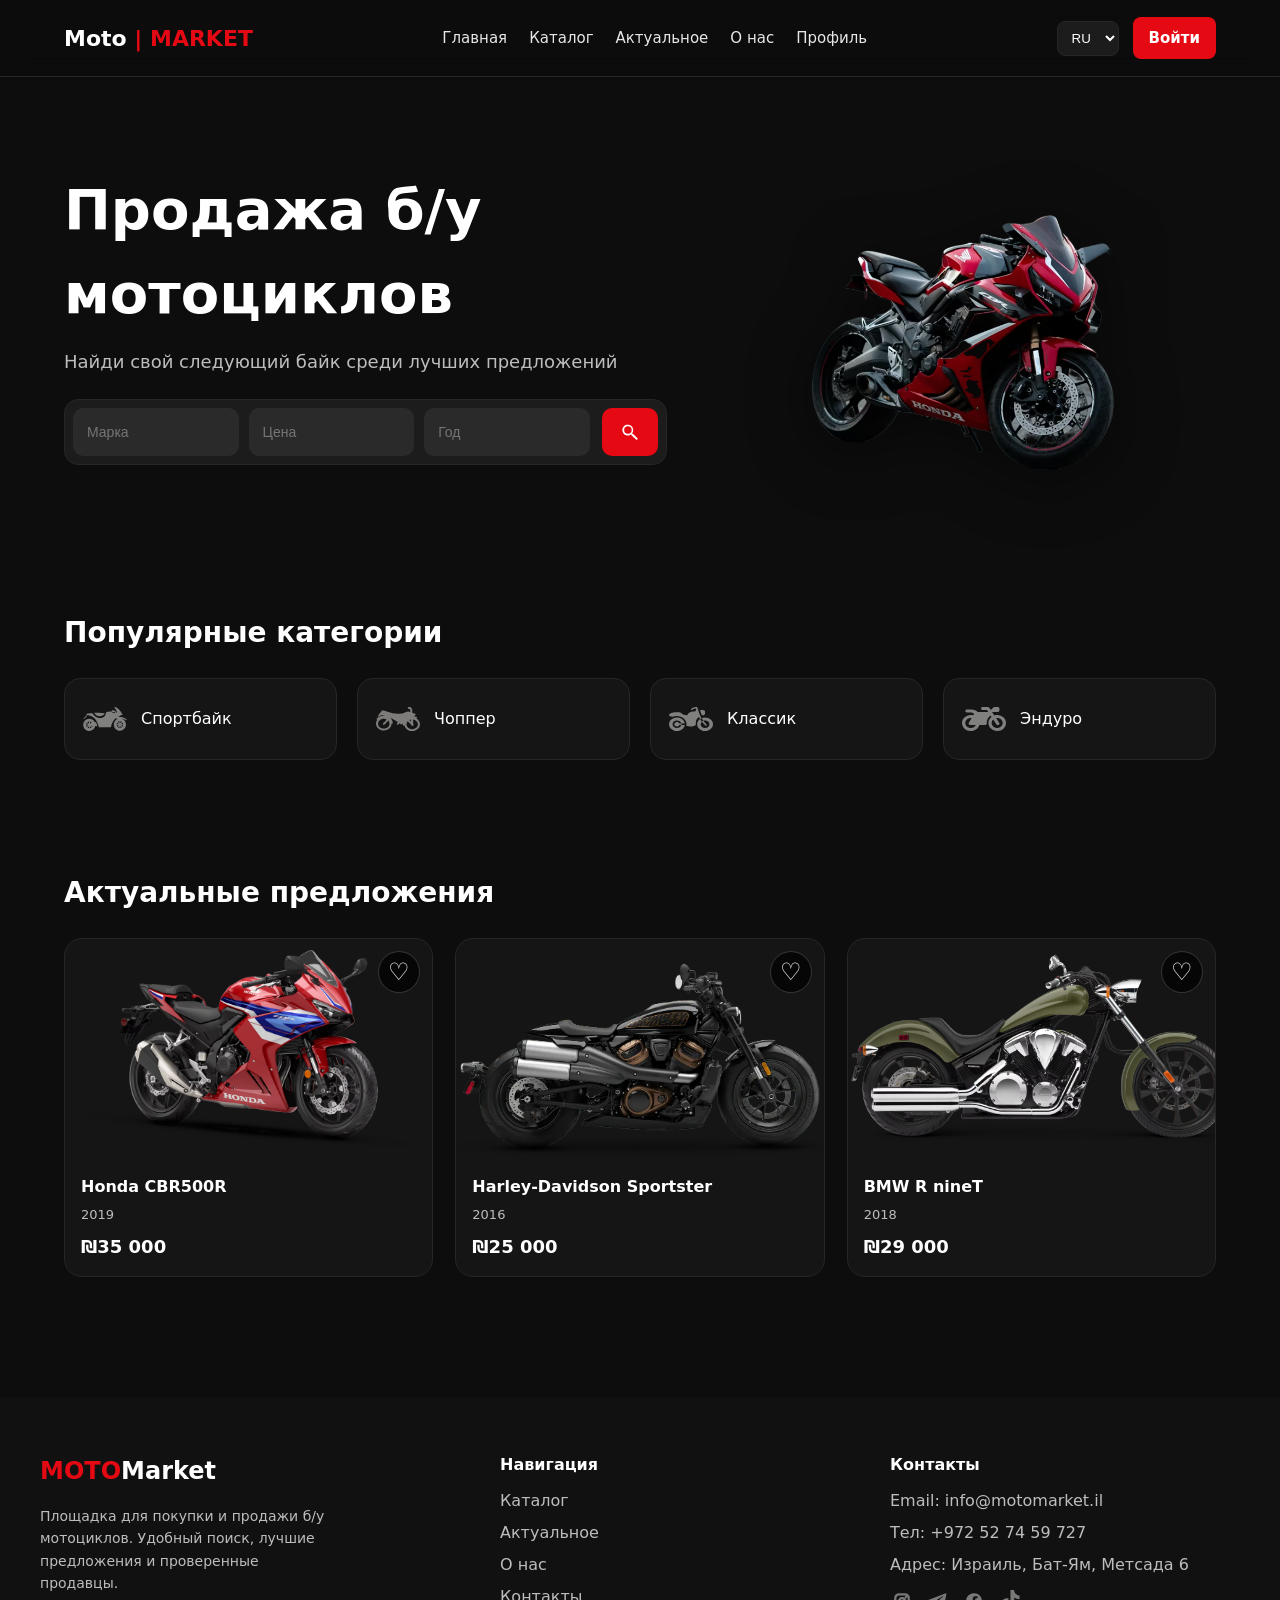
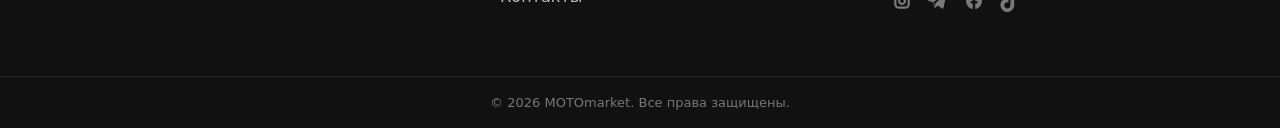
<file: index.html>
<!DOCTYPE html>
<html lang="ru" dir="ltr">
<head>
  <meta charset="UTF-8" />
  <meta name="viewport" content="width=device-width, initial-scale=1" />
  <title>Moto | Market</title>
  <link rel="stylesheet" href="css/style.css" />
</head>
<body data-page-title="page_home_title">
  <div id="navbar-container"></div>

  <!-- Hero -->
  <section class="hero">
    <div class="container hero-grid">
      <!-- Левая колонка -->
      <div class="hero-copy">
        <h1 data-i18n="hero_title">Продажа б/у мотоциклов</h1>
        <p data-i18n="hero_subtitle">Найди свой следующий байк среди лучших предложений</p>

        <form class="search" action="#">
          <div class="search-inputs">
            <input type="text" data-i18n-placeholder="search_brand" placeholder="Марка">
            <input type="text" data-i18n-placeholder="search_price" placeholder="Цена">
            <input type="text" data-i18n-placeholder="search_year" placeholder="Год">
          </div>
          <button type="submit" class="search-btn" aria-label="Искать" data-i18n-aria="search_label">
            <svg viewBox="0 0 24 24" aria-hidden="true">
              <path d="M15.5 14h-.79l-.28-.27a6.5 6.5 0 1 0-1.06 1.06l.27.28v.79L20 21.5 
              21.5 20l-6-6zm-6 0A4.5 4.5 0 1 1 14 9.5 4.5 4.5 0 0 1 9.5 14z"/>
            </svg>
          </button>
        </form>
      </div>

      <!-- Правая колонка -->
      <div class="hero-image">
        <img src="img/example.png" alt="Мотоцикл">
      </div>
    </div>
  </section>

  <!-- Categories Section -->
  <section class="section" id="catalog">
    <div class="container">
      <h2 data-i18n="categories_title">Популярные категории</h2>

      <div class="cat-grid">
        <a href="#" class="cat-card">
          <img src="img/Group.svg" alt="">
          <span data-i18n="cat_sport">Спортбайк</span>
        </a>
        <a href="#" class="cat-card">
          <img src="img/Group-1.svg" alt="">
          <span data-i18n="cat_chopper">Чоппер</span>
        </a>
        <a href="#" class="cat-card">
          <img src="img/Vector.svg" alt="">
          <span data-i18n="cat_classic">Классик</span>
        </a>
        <a href="#" class="cat-card">
          <img src="img/Vector-1.svg" alt="">
          <span data-i18n="cat_enduro">Эндуро</span>
        </a>
      </div>
    </div>
  </section>

  <!-- Trending Section -->
  <section class="section" id="trending">
    <div class="container">
      <h2 data-i18n="offers_title">Актуальные предложения</h2>

      <div class="card-grid">
        <article class="card">
          <button class="favorite-btn" type="button" aria-label="Add to favorites" data-id="honda-cbr500r-2019" data-title="Honda CBR500R" data-year="2019" data-price="₪35 000" data-image="img/honda.avif">♡</button>
          <img src="img/honda.avif" alt="Honda CBR500R">
          <div class="card-body">
            <div class="card-title" data-i18n="offer1_title">Honda CBR500R</div>
            <div class="card-meta" data-i18n="offer1_year">2019</div>
            <div class="card-price" data-i18n="offer1_price">₪35 000</div>
          </div>
        </article>

        <article class="card">
          <button class="favorite-btn" type="button" aria-label="Add to favorites" data-id="harley-sportster-2016" data-title="Harley-Davidson Sportster" data-year="2016" data-price="₪25 000" data-image="img/harley.png">♡</button>
          <img src="img/harley.png" alt="Harley-Davidson Sportster">
          <div class="card-body">
            <div class="card-title" data-i18n="offer2_title">Harley-Davidson Sportster</div>
            <div class="card-meta" data-i18n="offer2_year">2016</div>
            <div class="card-price" data-i18n="offer2_price">₪25 000</div>
          </div>
        </article>

        <article class="card">
          <button class="favorite-btn" type="button" aria-label="Add to favorites" data-id="bmw-r-ninet-2018" data-title="BMW R nineT" data-year="2018" data-price="₪29 000" data-image="img/chopper.avif">♡</button>
          <img src="img/chopper.avif" alt="BMW R nineT">
          <div class="card-body">
            <div class="card-title" data-i18n="offer3_title">BMW R nineT</div>
            <div class="card-meta" data-i18n="offer3_year">2018</div>
            <div class="card-price" data-i18n="offer3_price">₪29 000</div>
          </div>
        </article>
      </div>
    </div>
  </section>

  <!-- Footer -->
  <footer class="footer">
    <div class="container footer-grid">
      <!-- Левая колонка -->
      <div class="footer-brand">
        <h3 class="logo"><span>MOTO</span>Market</h3>
        <p data-i18n="footer_about">
          Площадка для покупки и продажи б/у мотоциклов. 
          Удобный поиск, лучшие предложения и проверенные продавцы.
        </p>
      </div>

      <!-- Средняя колонка -->
      <nav class="footer-nav">
        <h4 data-i18n="footer_nav">Навигация</h4>
        <ul>
          <li><a href="index.html#catalog" data-i18n="menu_catalog">Каталог</a></li>
          <li><a href="index.html#trending" data-i18n="menu_trending">Актуальное</a></li>
          <li><a href="about.html" data-i18n="menu_about">О нас</a></li>
          <li><a href="#" data-i18n="menu_contacts">Контакты</a></li>
        </ul>
      </nav>

      <!-- Правая колонка -->
      <div class="footer-contacts">
        <h4 data-i18n="footer_contacts">Контакты</h4>
        <ul>
          <li data-i18n="footer_email">Email: info@motomarket.il</li>
          <li data-i18n="footer_phone">Тел: +972 52 74 59 727</li>
          <li data-i18n="footer_address">Адрес: Израиль, Бат-Ям, Метсада 6</li>
        </ul>
        <div class="socials">
          <a href="https://www.instagram.com/vetal_0372/"><img src="img/instagram_svgrepo.com.svg" alt="Instagram"></a>
          <a href="https://t.me/mylife0372"><img src="img/telegram-alt_svgrepo.com.svg" alt="Telegram"></a>
          <a href="https://www.facebook.com/vetal_0372"><img src="img/facebook_svgrepo.com.svg" alt="Facebook"></a>
          <a href="https://www.tiktok.com/@vetal_0372"><img src="img/tiktok_svgrepo.com.svg" alt="TikTok"></a>
        </div>
      </div>
    </div>

    <!-- Нижняя часть футера -->
    <div class="footer-bottom">
      <div class="container">
        <p data-i18n="footer_copy">© 2025 MOTOmarket. Все права защищены.</p>
      </div>
    </div>
  </footer>

  <!-- Скрипты -->
  <script src="js/navbar.js"></script>
  <script src="js/i18n.js"></script>
  <script src="js/listings.js"></script>
</body>
</html>
</file>
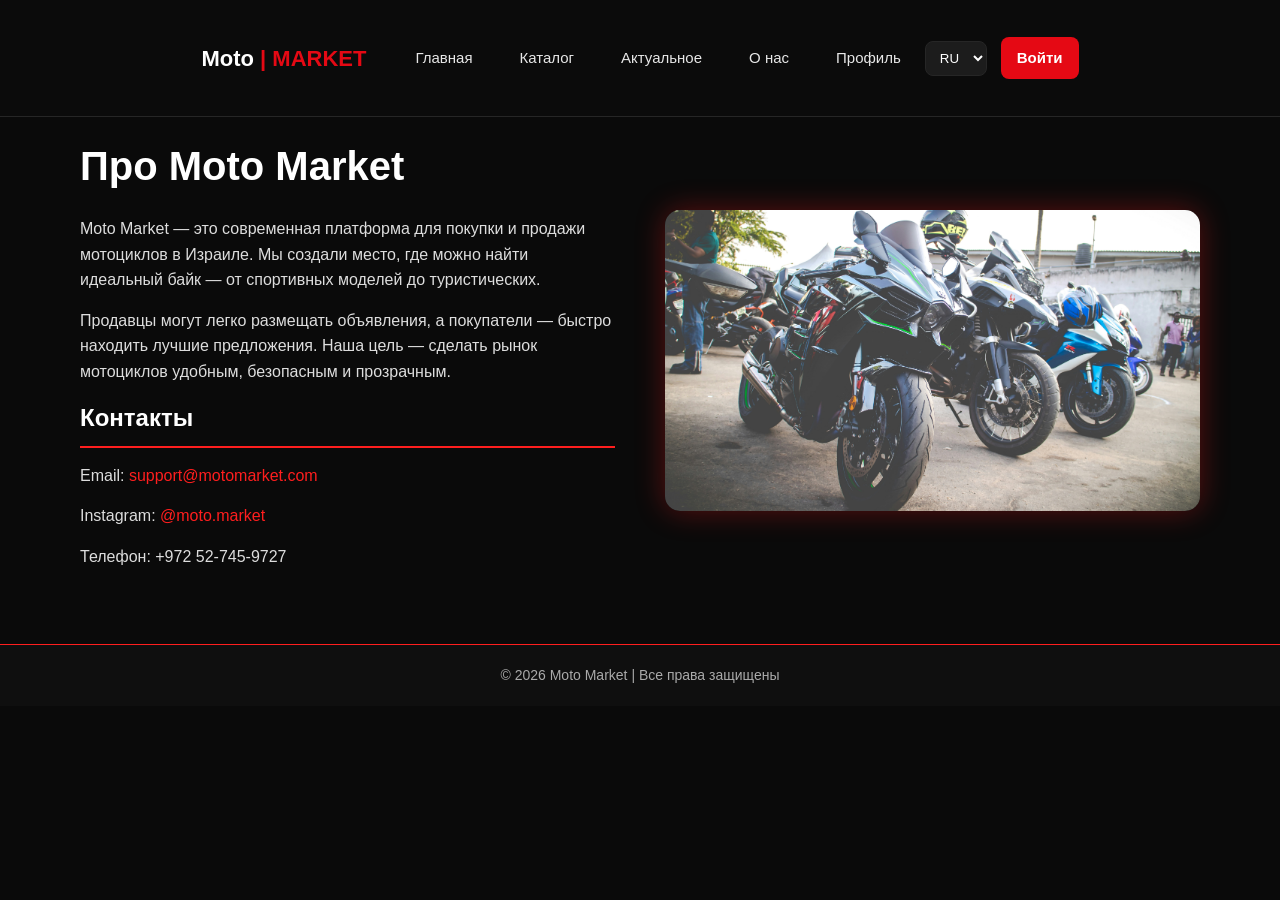
<file: about.html>
<!DOCTYPE html>
<html lang="ru" dir="ltr">
<head>
  <meta charset="UTF-8">
  <meta name="viewport" content="width=device-width, initial-scale=1.0">
  <title>О нас | Moto Market</title>
  <link rel="stylesheet" href="css/style.css">
  <link rel="stylesheet" href="css/about.css">
</head>
<body data-page-title="page_about_title">
  <div id="navbar-container"></div>

  <main class="about-section">
    <div class="content">
      <h1 data-i18n="about_title">Про Moto Market</h1>
      <p data-i18n="about_p1">
        Moto Market — це сучасна платформа для купівлі та продажу мотоциклів в Ізраїлі. Ми створили місце, де можна знайти ідеальний байк — від спортивних моделей до туристичних.
      </p>
      <p data-i18n="about_p2">
        Продавці можуть легко розміщувати свої оголошення, а покупці — швидко знаходити найкращі пропозиції. Наша мета — зробити ринок мотоциклів зручним, безпечним та прозорим.
      </p>

      <div class="contact-info">
        <h2 data-i18n="contacts_title">Контакти</h2>
        <p>Email: <a href="mailto:support@motomarket.com">support@motomarket.com</a></p>
        <p>Instagram: <a href="https://instagram.com/vetal_0372" target="_blank" rel="noreferrer">@moto.market</a></p>
        <p data-i18n="phone">Телефон: +972 52-745-9727</p>
      </div>
    </div>

    <div class="image-box">
      <img src="img/ojo-toluwashe-cFDkPKdfviA-unsplash.jpg" alt="Motorcycle">
    </div>
  </main>

  <footer class="simple-footer">
    <p data-i18n="about_footer">© 2026 Moto Market | Усі права захищені</p>
  </footer>

  <script src="js/navbar.js"></script>
  <script src="js/i18n.js"></script>
</body>
</html>
</file>
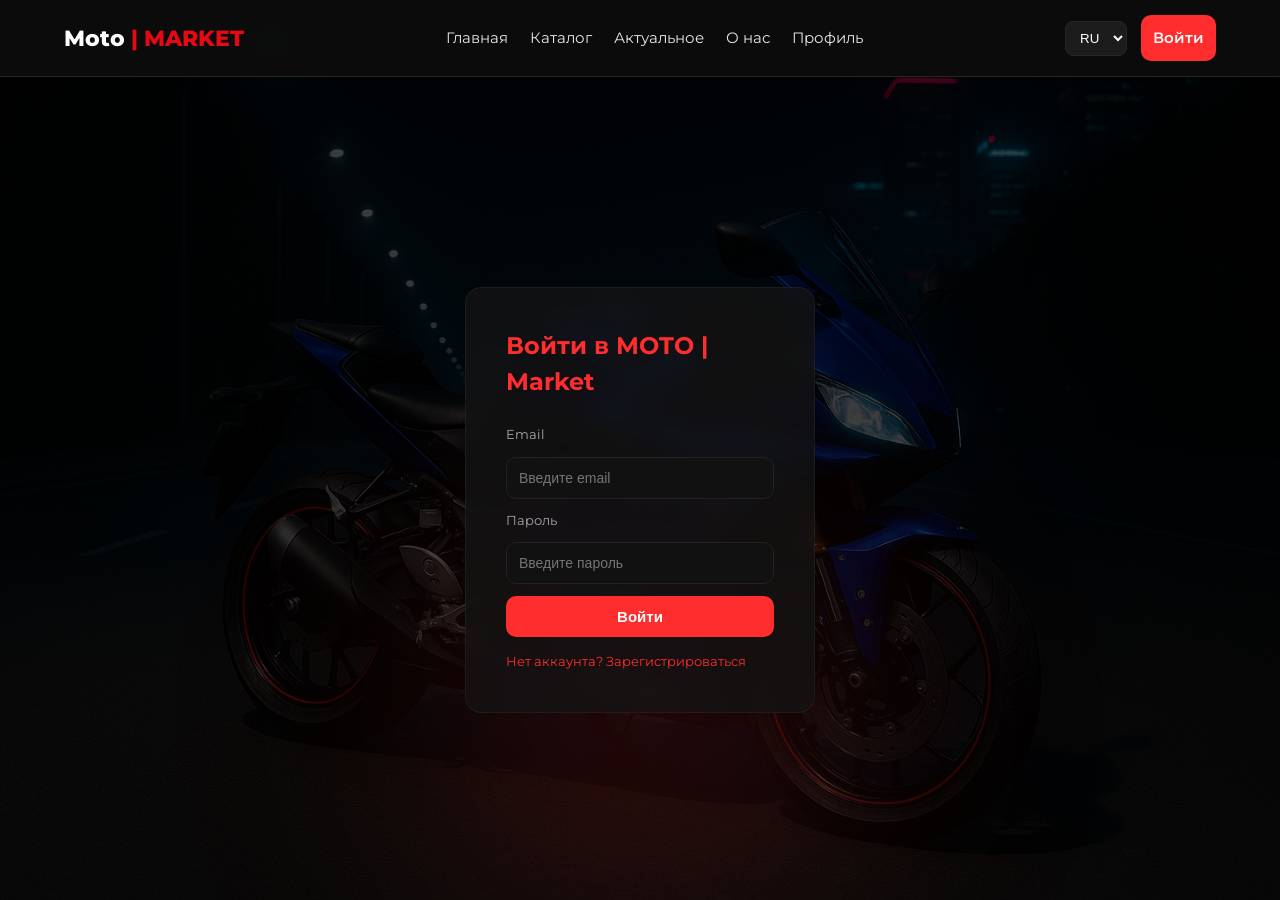
<file: login.html>
<!DOCTYPE html>
<html lang="ru" dir="ltr">
<head>
  <meta charset="UTF-8" />
  <meta name="viewport" content="width=device-width, initial-scale=1.0" />
  <title>Авторизация | MOTO Market</title>
  <link rel="stylesheet" href="css/style.css">
  <link rel="stylesheet" href="css/login.css" />
  <link href="https://fonts.googleapis.com/css2?family=Montserrat:wght@400;600;700&display=swap" rel="stylesheet">
</head>
<body data-page-title="page_login_title">
  <div id="navbar-container"></div>

  <div class="login-container">
    <h2><span data-i18n="login_title">Войти в</span> <span>MOTO | Market</span></h2>
    <form id="loginForm">
      <label for="emailInput" data-i18n="email">Email</label>
      <input type="email" id="emailInput" data-i18n-placeholder="enterEmail" placeholder="Введите email" required>

      <label for="passwordInput" data-i18n="password">Пароль</label>
      <input type="password" id="passwordInput" data-i18n-placeholder="enterPassword" placeholder="Введите пароль" required>

      <button type="submit" class="login-btn" id="loginBtn" data-i18n="login">Войти</button>
    </form>

    <p class="register-text"><span data-i18n="no_account">Нет аккаунта?</span> <a href="register.html" data-i18n="register">Зарегистрироваться</a></p>
  </div>
  <script src="js/navbar.js"></script>
  <script src="js/i18n.js"></script>
  <script src="js/auth.js"></script>
</body>
</html>
</file>
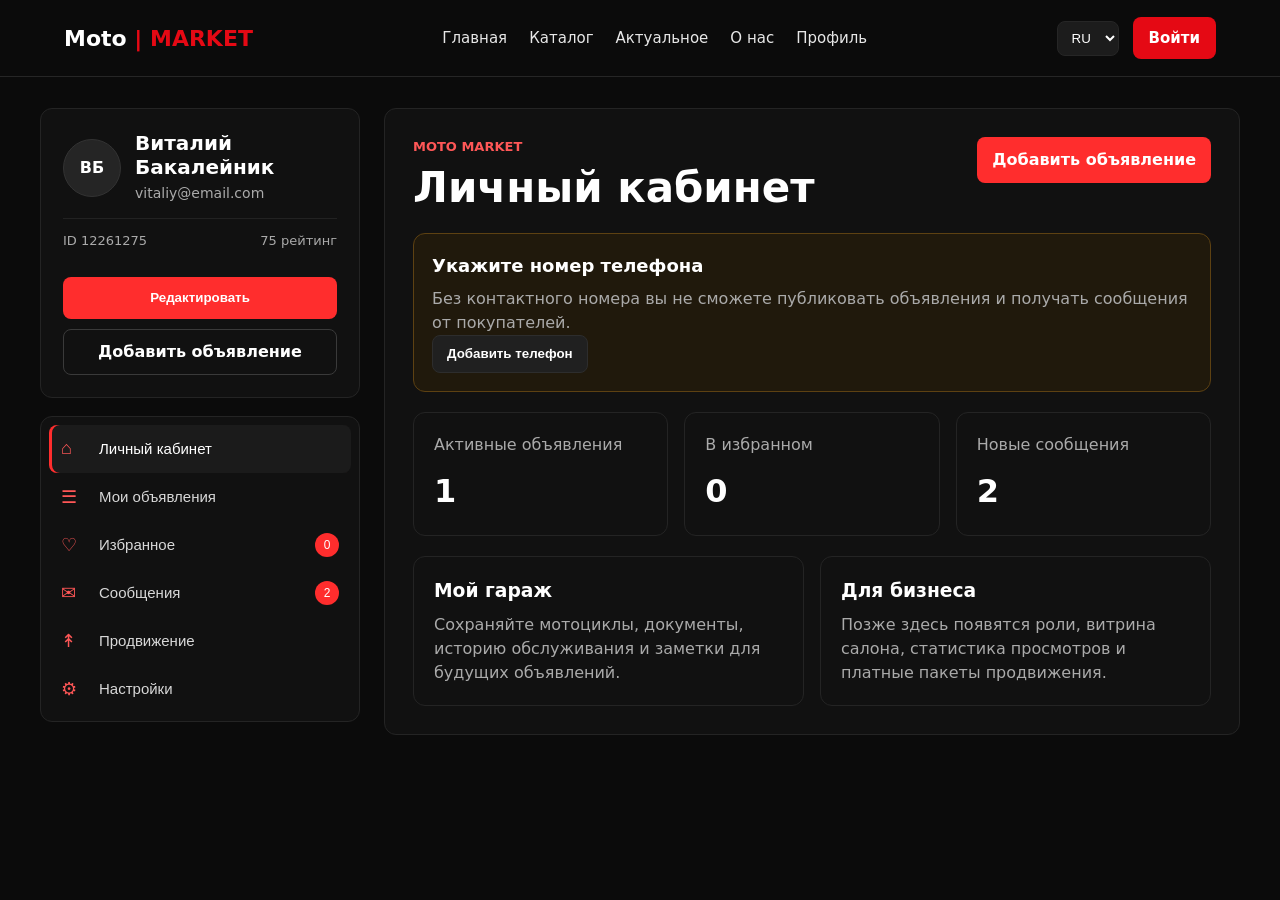
<file: profile.html>
<!DOCTYPE html>
<html lang="ru" dir="ltr">
<head>
  <meta charset="UTF-8">
  <meta name="viewport" content="width=device-width, initial-scale=1.0">
  <title>Профиль | Moto Market</title>
  <link rel="stylesheet" href="css/style.css">
  <link rel="stylesheet" href="css/profile.css">
</head>
<body data-page-title="page_profile_title">
  <div id="navbar-container"></div>

  <main class="cabinet">
    <aside class="cabinet-sidebar">
      <section class="account-card">
        <div class="account-card__top">
          <div class="avatar" id="profileAvatar">VB</div>
          <div>
            <h2 id="profileDisplayName">Виталий Бакалейник</h2>
            <p id="profileDisplayEmail">vitaliy@email.com</p>
          </div>
        </div>
        <div class="account-meta">
          <span>ID 12261275</span>
          <span data-i18n="profile_rating">75 рейтинг</span>
        </div>
        <button class="btn btn-primary" type="button" data-tab-target="edit" data-i18n="profile_edit">Редактировать</button>
        <a class="btn btn-outline" href="#new-listing" data-i18n="profile_add_listing">Добавить объявление</a>
      </section>

      <nav class="cabinet-menu" aria-label="Cabinet navigation">
        <button class="cabinet-menu__item active" type="button" data-tab-target="overview">
          <span class="menu-icon">⌂</span>
          <span data-i18n="cabinet_overview">Личный кабинет</span>
        </button>
        <button class="cabinet-menu__item" type="button" data-tab-target="listings">
          <span class="menu-icon">☰</span>
          <span data-i18n="profile_my_listings">Мои объявления</span>
        </button>
        <button class="cabinet-menu__item" type="button" data-tab-target="favorites">
          <span class="menu-icon">♡</span>
          <span data-i18n="profile_favorites">Избранное</span>
          <span class="menu-badge" id="favoritesCount">0</span>
        </button>
        <button class="cabinet-menu__item" type="button" data-tab-target="messages">
          <span class="menu-icon">✉</span>
          <span data-i18n="profile_messages">Сообщения</span>
          <span class="menu-badge">2</span>
        </button>
        <button class="cabinet-menu__item" type="button" data-tab-target="subscriptions">
          <span class="menu-icon">↟</span>
          <span data-i18n="cabinet_subscriptions">Продвижение</span>
        </button>
        <button class="cabinet-menu__item" type="button" data-tab-target="settings">
          <span class="menu-icon">⚙</span>
          <span data-i18n="profile_settings">Настройки</span>
        </button>
      </nav>
    </aside>

    <section class="cabinet-content">
      <section class="cabinet-panel active" data-tab-panel="overview">
        <div class="panel-heading">
          <div>
            <p class="eyebrow" data-i18n="cabinet_eyebrow">Moto Market</p>
            <h1 data-i18n="cabinet_title">Личный кабинет</h1>
          </div>
          <a class="btn btn-primary compact" href="#new-listing" data-i18n="profile_add_listing">Добавить объявление</a>
        </div>

        <div class="notice warning">
          <strong data-i18n="notice_phone_title">Укажите номер телефона</strong>
          <p data-i18n="notice_phone_body">Без контактного номера вы не сможете публиковать объявления и получать сообщения от покупателей.</p>
          <button class="btn btn-secondary compact" type="button" data-tab-target="edit" data-i18n="notice_phone_action">Добавить телефон</button>
        </div>

        <div class="stats-grid">
          <article class="stat-card">
            <span data-i18n="stat_active">Активные объявления</span>
            <strong>1</strong>
          </article>
          <article class="stat-card">
            <span data-i18n="stat_favorites">В избранном</span>
            <strong id="favoritesStat">0</strong>
          </article>
          <article class="stat-card">
            <span data-i18n="stat_messages">Новые сообщения</span>
            <strong>2</strong>
          </article>
        </div>

        <div class="dashboard-grid">
          <article class="feature-card">
            <h3 data-i18n="garage_title">Мой гараж</h3>
            <p data-i18n="garage_body">Сохраняйте мотоциклы, документы, историю обслуживания и заметки для будущих объявлений.</p>
          </article>
          <article class="feature-card">
            <h3 data-i18n="business_title">Для бизнеса</h3>
            <p data-i18n="business_body">Позже здесь появятся роли, витрина салона, статистика просмотров и платные пакеты продвижения.</p>
          </article>
        </div>
      </section>

      <section class="cabinet-panel" data-tab-panel="edit">
        <div class="panel-heading">
          <div>
            <p class="eyebrow" data-i18n="profile_edit">Редактировать</p>
            <h1 data-i18n="edit_profile_title">Данные профиля</h1>
          </div>
        </div>

        <form class="profile-form" id="profileForm">
          <label>
            <span data-i18n="first_name">Имя</span>
            <input id="firstName" type="text" placeholder="Виталий" data-i18n-placeholder="first_name">
          </label>
          <label>
            <span data-i18n="last_name">Фамилия</span>
            <input id="lastName" type="text" placeholder="Бакалейник" data-i18n-placeholder="last_name">
          </label>
          <label>
            <span data-i18n="email">Email</span>
            <input id="profileEmail" type="email" placeholder="vitaliy@email.com" data-i18n-placeholder="email">
          </label>
          <label>
            <span data-i18n="primary_phone">Основной телефон</span>
            <input id="primaryPhone" type="tel" placeholder="+972 52 745 9727" data-i18n-placeholder="primary_phone">
          </label>
          <label>
            <span data-i18n="secondary_phone">Дополнительный телефон</span>
            <input id="secondaryPhone" type="tel" placeholder="+972 ..." data-i18n-placeholder="secondary_phone">
          </label>
          <label>
            <span data-i18n="city">Город</span>
            <input id="city" type="text" placeholder="Bat Yam" data-i18n-placeholder="city">
          </label>
          <label>
            <span data-i18n="birth_date">Дата рождения</span>
            <input id="birthDate" type="date">
          </label>
          <label class="full">
            <span data-i18n="profile_about_me">О себе</span>
            <textarea id="aboutMe" rows="4" placeholder="Расскажите немного о себе" data-i18n-placeholder="profile_about_me"></textarea>
          </label>
          <button class="btn btn-primary form-action" type="submit" data-i18n="save_changes">Сохранить</button>
          <p class="form-status" id="profileFormStatus"></p>
        </form>
      </section>

      <section class="cabinet-panel" data-tab-panel="listings">
        <div class="panel-heading">
          <div>
            <p class="eyebrow" data-i18n="profile_my_listings">Мои объявления</p>
            <h1 data-i18n="listing_management_title">Управление объявлениями</h1>
          </div>
        </div>

        <article class="listing-row">
          <img src="img/thumb_1468043_dc_car_gallery_big.jpeg" alt="Yamaha R3 2025">
          <div>
            <h3 data-i18n="profile_listing_title">Yamaha R3 2025</h3>
            <p data-i18n="listing_status_draft">Черновик: добавьте телефон, фото и описание перед публикацией.</p>
            <strong data-i18n="profile_listing_price">22,000 ILS</strong>
          </div>
          <div class="listing-actions">
            <button class="btn btn-secondary compact" type="button" data-i18n="profile_edit">Редактировать</button>
            <button class="btn btn-outline compact" type="button" data-i18n="promote_listing">Продвинуть</button>
          </div>
        </article>

        <div class="new-listing" id="new-listing">
          <h3 data-i18n="new_listing_title">Быстрое добавление объявления</h3>
          <p data-i18n="new_listing_body">На следующем этапе добавим полноценную форму: марка, модель, год, пробег, цена, город, фото и описание.</p>
        </div>
      </section>

      <section class="cabinet-panel" data-tab-panel="favorites">
        <div class="panel-heading">
          <div>
            <p class="eyebrow" data-i18n="profile_favorites">Избранное</p>
            <h1 data-i18n="favorites_title">Понравившиеся объявления</h1>
          </div>
        </div>
        <div class="favorites-list" id="favoritesList"></div>
      </section>

      <section class="cabinet-panel" data-tab-panel="messages">
        <div class="panel-heading">
          <div>
            <p class="eyebrow" data-i18n="profile_messages">Сообщения</p>
            <h1 data-i18n="messages_title">Чаты с пользователями и администрацией</h1>
          </div>
        </div>

        <div class="message-list">
          <article class="message-card unread">
            <div>
              <h3 data-i18n="admin_chat_title">Администрация Moto Market</h3>
              <p data-i18n="admin_chat_body">Пожалуйста, добавьте номер телефона, чтобы открыть публикацию объявлений.</p>
            </div>
            <span data-i18n="message_today">Сегодня</span>
          </article>
          <article class="message-card">
            <div>
              <h3 data-i18n="buyer_chat_title">Покупатель: Honda CBR500R</h3>
              <p data-i18n="buyer_chat_body">Здравствуйте, мотоцикл еще актуален?</p>
            </div>
            <span data-i18n="message_yesterday">Вчера</span>
          </article>
        </div>
      </section>

      <section class="cabinet-panel" data-tab-panel="subscriptions">
        <div class="panel-heading">
          <div>
            <p class="eyebrow" data-i18n="cabinet_subscriptions">Продвижение</p>
            <h1 data-i18n="subscriptions_title">Пакеты для большего охвата</h1>
          </div>
        </div>

        <div class="plans-grid">
          <article class="plan-card">
            <h3 data-i18n="plan_start_title">Start</h3>
            <strong>₪49 / <span data-i18n="month">месяц</span></strong>
            <p data-i18n="plan_start_body">Поднятие объявления в поиске на 3 дня и базовая статистика просмотров.</p>
            <button class="btn btn-outline" type="button" data-i18n="choose_plan">Выбрать</button>
          </article>
          <article class="plan-card featured">
            <h3 data-i18n="plan_pro_title">Pro</h3>
            <strong>₪99 / <span data-i18n="month">месяц</span></strong>
            <p data-i18n="plan_pro_body">Топ-размещение, выделение карточки и недельный буст для одного объявления.</p>
            <button class="btn btn-primary" type="button" data-i18n="choose_plan">Выбрать</button>
          </article>
          <article class="plan-card">
            <h3 data-i18n="plan_business_title">Business</h3>
            <strong>₪249 / <span data-i18n="month">месяц</span></strong>
            <p data-i18n="plan_business_body">Для салонов: несколько объявлений, витрина бизнеса и приоритетная поддержка.</p>
            <button class="btn btn-outline" type="button" data-i18n="choose_plan">Выбрать</button>
          </article>
        </div>
      </section>

      <section class="cabinet-panel" data-tab-panel="settings">
        <div class="panel-heading">
          <div>
            <p class="eyebrow" data-i18n="profile_settings">Настройки</p>
            <h1 data-i18n="settings_title">Приватность и уведомления</h1>
          </div>
        </div>

        <form class="settings-list" id="settingsForm">
          <label class="toggle-row">
            <span>
              <strong data-i18n="setting_show_phone">Показывать телефон в объявлениях</strong>
              <small data-i18n="setting_show_phone_body">Покупатели смогут звонить напрямую.</small>
            </span>
            <input type="checkbox" id="showPhone" checked>
          </label>
          <label class="toggle-row">
            <span>
              <strong data-i18n="setting_messages">Получать сообщения от покупателей</strong>
              <small data-i18n="setting_messages_body">Чаты будут доступны в кабинете.</small>
            </span>
            <input type="checkbox" id="allowMessages" checked>
          </label>
          <label class="toggle-row">
            <span>
              <strong data-i18n="setting_email">Email-уведомления</strong>
              <small data-i18n="setting_email_body">Новости, ответы и статус объявлений.</small>
            </span>
            <input type="checkbox" id="emailNotifications" checked>
          </label>
          <label class="toggle-row">
            <span>
              <strong data-i18n="setting_business">Бизнес-аккаунт</strong>
              <small data-i18n="setting_business_body">Подходит салонам, сервисам и дилерам.</small>
            </span>
            <input type="checkbox" id="businessAccount">
          </label>
          <button class="btn btn-primary form-action" type="submit" data-i18n="save_settings">Сохранить настройки</button>
          <p class="form-status" id="settingsStatus"></p>
        </form>
      </section>
    </section>
  </main>

  <script src="js/navbar.js"></script>
  <script src="js/i18n.js"></script>
  <script src="js/profile.js"></script>
</body>
</html>
</file>
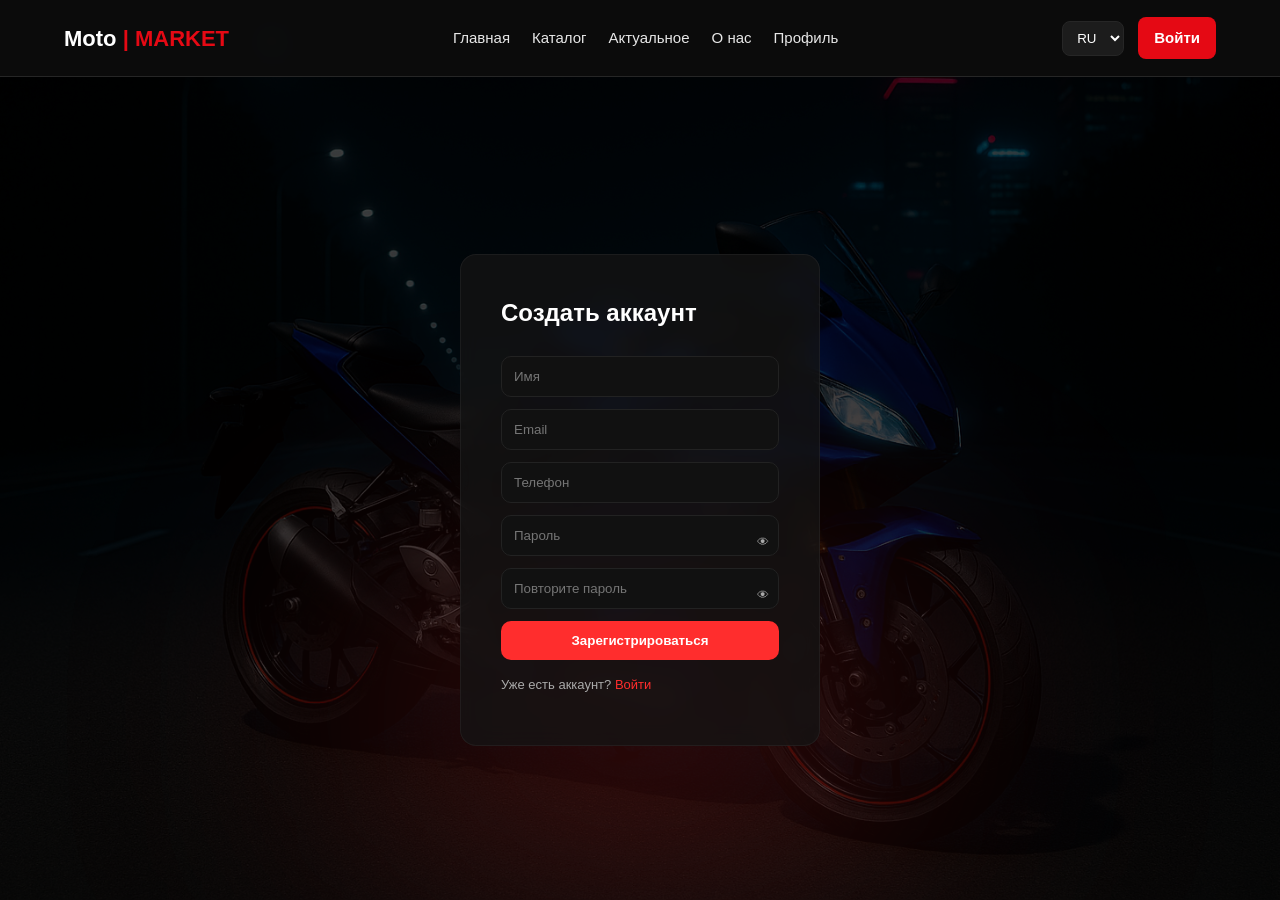
<file: register.html>
<!DOCTYPE html>
<html lang="ru" dir="ltr">
<head>
  <meta charset="UTF-8">
  <meta name="viewport" content="width=device-width, initial-scale=1.0">
  <title>Регистрация | MOTO Market</title>
  <link rel="stylesheet" href="css/style.css">
  <link rel="stylesheet" href="css/register.css">
</head>
<body data-page-title="page_register_title">
  <div id="navbar-container"></div>

  <main class="container auth-card">
    <h2 data-i18n="create_account">Создать аккаунт</h2>

    <form id="registerForm">
      <input type="text" id="username" data-i18n-placeholder="name" placeholder="Имя">
      <input type="email" id="email" data-i18n-placeholder="email" placeholder="Email">
      <input type="text" id="phone" data-i18n-placeholder="phone_placeholder" placeholder="Телефон">

      <div class="password-wrapper">
        <input type="password" id="password" data-i18n-placeholder="password" placeholder="Пароль">
        <button type="button" class="toggle-password" data-target="password" aria-label="Toggle password">👁</button>
      </div>

      <div class="password-wrapper">
        <input type="password" id="confirmPassword" data-i18n-placeholder="confirm_password" placeholder="Повторите пароль">
        <button type="button" class="toggle-password" data-target="confirmPassword" aria-label="Toggle password">👁</button>
      </div>

      <button id="registerBtn" type="submit" data-i18n="register">
        Зарегистрироваться
      </button>
    </form>

    <p class="login-link">
      <span data-i18n="have_account">Уже есть аккаунт?</span>
      <a href="login.html" data-i18n="login">Войти</a>
    </p>

    <p id="errorMsg"></p>
  </main>

  <script src="js/navbar.js"></script>
  <script src="js/i18n.js"></script>
  <script src="js/register.js"></script>
</body>
</html>
</file>
<file: css/style.css>
/* ===== БАЗА И КОНТЕЙНЕР ===== */
:root{
  --bg:#0d0d0d;
  --panel:#151515;
  --panel-2:#1c1c1c;
  --text:#ffffff;
  --muted:#bdbdbd;
  --stroke:#262626;
  --red:#e50914;
  --red-hover:#b00710;
  --radius-lg:16px;
  --radius-sm:10px;
}

*{box-sizing:border-box;margin:0;padding:0}
body{background:var(--bg);color:var(--text);font-family:system-ui,-apple-system,Segoe UI,Roboto,Inter,Arial,sans-serif;line-height:1.5;padding-top:76px}
.container{max-width:1200px;margin:0 auto;padding:0 24px}

/* ===== ХЕДЕР (если нужно) ===== */
.header{position:sticky;top:0;z-index:10;background:var(--bg);border-bottom:1px solid var(--stroke)}
.header .container{display:flex;align-items:center;justify-content:space-between;height:64px}
.nav{display:flex;gap:24px}
.nav a{color:var(--text);text-decoration:none;opacity:.9;transition:.2s}
.nav a:hover{opacity:1;color:var(--red)}
.user-actions{display:flex;align-items:center;gap:16px}
.fav{color:var(--text);text-decoration:none;font-size:16px;opacity:.9;transition:.2s}
.fav:hover{opacity:1;color:var(--red)}
.lang-switcher{background:var(--panel-2);color:var(--text);border:1px solid var(--stroke);border-radius:8px;padding:6px;cursor:pointer;transition:.2s}
.lang-switcher:hover{border-color:var(--red)}
.login-btn{background:var(--red);color:#fff;padding:10px 16px;font-size:15px;font-weight:600;border:none;border-radius:8px;cursor:pointer;transition:.2s}
.login-btn:hover{background:var(--red-hover) }
a, a:visited, a:hover, a:active {
  text-decoration: none;
}


/* ===== HERO ===== */
.hero{padding:72px 0}
.hero-grid{
  display:grid;
  grid-template-columns: 1.1fr 0.9fr; /* текст чуть шире */
  align-items:center;
  gap:56px;
}
.hero-copy h1{font-size:56px;font-weight:800;margin-bottom:12px}
.hero-copy p{font-size:18px;color:var(--muted);margin-bottom:24px}

/* Форма-капсула */
.search{
  display:grid;
  grid-template-columns: 1fr auto;      /* поля | кнопка */
  align-items:center;
  gap:12px;
  background:var(--panel-2);
  border:1px solid var(--stroke);
  border-radius:14px;
  padding:8px;
  max-width:640px;
}
.search-inputs{
  display:grid;
  grid-template-columns: repeat(3, 1fr);
  gap:10px;
}
.search-inputs input{
  height:48px;
  width:100%;
  padding:0 14px;
  border:none;
  outline:none;
  border-radius:10px;
  background:#2a2a2a;
  color:#fff;
  font-size:14px;
}
.search-btn{
  height:48px;
  min-width:56px;
  padding:0 18px;
  display:inline-flex;align-items:center;justify-content:center;
  border:none;border-radius:10px;cursor:pointer;
  background:var(--red);transition:.2s;
}
.search-btn:hover{background:var(--red-hover)}
.search-btn svg{width:20px;height:20px;fill:#fff}

/* Картинка справа — компактная, без фона */
.hero-image{display:flex;justify-content:center}
.hero-image img{
  width:520px;max-width:100%;height:auto;object-fit:contain;
  filter: drop-shadow(0 10px 30px rgba(0,0,0,.5));
  user-select:none;pointer-events:none;
}

/* ===== КАТЕГОРИИ ===== */
.section{padding:56px 0}
.section h2{font-size:28px;font-weight:800;margin-bottom:24px}
.cat-grid{
  display:grid;
  grid-template-columns: repeat(4, minmax(0,1fr));
  gap:20px;
}
.cat-card{
  display:flex;align-items:center;gap:14px;
  background:var(--panel);
  border:1px solid var(--stroke);
  border-radius:var(--radius-lg);
  padding:18px;
  text-decoration:none;color:var(--text);
  transition:.2s;
}
.cat-card:hover{border-color:var(--red);transform:translateY(-2px)}
.cat-card img{width:44px;height:44px;opacity:.85}

/* ===== КАРТОЧКИ ТОВАРОВ ===== */
.card-grid{
  display:grid;
  grid-template-columns: repeat(3, minmax(0,1fr));
  gap:22px;
}
.card{
  position: relative;
  background:var(--panel);
  border:1px solid var(--stroke);
  border-radius:18px;
  overflow:hidden;
  transition:.2s;
}
.card:hover{transform:translateY(-3px);border-color:var(--red)}
.card img{width:100%;height:220px;object-fit:cover;display:block}
.card-body{padding:16px}
.card-title{font-weight:700;margin-bottom:6px}
.card-meta{font-size:13px;color:var(--muted);margin-bottom:8px}
.card-price{font-size:18px;font-weight:800}

.favorite-btn {
  position: absolute;
  top: 12px;
  right: 12px;
  width: 42px;
  height: 42px;
  display: grid;
  place-items: center;
  z-index: 2;
  border: 1px solid rgba(255,255,255,0.18);
  border-radius: 50%;
  background: rgba(0,0,0,0.68);
  color: #fff;
  font-size: 24px;
  line-height: 1;
  cursor: pointer;
  transition: background 0.2s, color 0.2s, border-color 0.2s;
}

.favorite-btn:hover,
.favorite-btn.active {
  background: #ff2d2d;
  border-color: #ff2d2d;
  color: #fff;
}

body.rtl .favorite-btn {
  right: auto;
  left: 12px;
}

/* ===== АДАПТИВ ===== */
@media (max-width: 1024px){
  .hero-grid{grid-template-columns:1fr;gap:32px}
  .hero-copy h1{font-size:44px}
  .hero-image img{width:480px}
  .card-grid{grid-template-columns: repeat(2, minmax(0,1fr))}
}
@media (max-width: 768px){
  .search{max-width:100%}
  .search-inputs{grid-template-columns: repeat(2, 1fr)}
  .cat-grid{grid-template-columns: repeat(2, minmax(0,1fr))}
}
@media (max-width: 520px){
  .hero-copy h1{font-size:34px}
  .search-inputs{grid-template-columns:1fr}
  .card-grid, .cat-grid{grid-template-columns:1fr}
}
@media (max-width: 400px){
  .hero-copy h1{font-size:28px}
  .header .container{padding:0 12px}
  .nav{gap:12px}
  .login-btn{padding:8px 10px;font-size:14px}
}

/* ===== FOOTER ===== */
.footer {
  background: #111;
  color: var(--muted);
  margin-top: 64px;
}

.footer-grid {
  display: grid;
  grid-template-columns: 1.2fr 1fr 1fr;
  gap: 40px;
  padding: 56px 0;
}

.footer h3.logo {
  font-size: 24px;
  font-weight: 800;
  color: #fff;
  margin-bottom: 16px;
}
.footer h3.logo span { color: var(--red); }

.footer-brand p {
  font-size: 14px;
  color: var(--muted);
  line-height: 1.6;
  max-width: 300px;
}

.footer-nav h4,
.footer-contacts h4 {
  font-size: 16px;
  font-weight: 700;
  color: #fff;
  margin-bottom: 12px;
}

.footer-nav ul,
.footer-contacts ul {
  list-style: none;
  padding: 0;
  margin: 0;
}
.footer-nav li,
.footer-contacts li {
  margin-bottom: 8px;
}
.footer-nav a,
.footer-contacts a {
  color: var(--muted);
  text-decoration: none;
  transition: .2s;
}
.footer-nav a:hover,
.footer-contacts a:hover {
  color: var(--red);
}

.socials {
  display: flex;
  gap: 12px;
  margin-top: 12px;
}
.socials img {
  width: 24px; height: 24px;
  opacity: 0.8;
  transition: .2s;
}
.socials img:hover { opacity: 1; }

.footer-bottom {
  border-top: 1px solid var(--stroke);
  padding: 16px 0;
  font-size: 13px;
  text-align: center;
  color: #777;
}

/* адаптив */
@media (max-width: 900px) {
  .footer-grid {
    grid-template-columns: 1fr 1fr;
  }
}

/* ===== SHARED NAVBAR ===== */
#navbar-container {
  position: fixed;
  inset: 0 0 auto 0;
  z-index: 1000;
}

.site-header {
  background: rgba(13, 13, 13, 0.92);
  border-bottom: 1px solid var(--stroke);
  backdrop-filter: blur(12px);
}

.site-header__inner {
  max-width: 1200px;
  min-height: 76px;
  margin: 0 auto;
  padding: 0 24px;
  display: flex;
  align-items: center;
  justify-content: space-between;
  gap: 24px;
}

.site-logo {
  color: var(--text);
  font-size: 22px;
  font-weight: 800;
  text-decoration: none;
  white-space: nowrap;
}

.site-logo .accent {
  color: var(--red);
}

.site-nav,
.site-actions {
  display: flex;
  align-items: center;
}

.site-nav {
  gap: 22px;
}

.site-actions {
  gap: 14px;
}

.site-nav a {
  color: var(--text);
  font-size: 15px;
  opacity: 0.9;
  text-decoration: none;
  transition: color 0.2s, opacity 0.2s;
}

.site-nav a:hover {
  color: var(--red);
  opacity: 1;
}

.lang-switcher {
  background: var(--panel-2);
  color: var(--text);
  border: 1px solid var(--stroke);
  border-radius: 8px;
  padding: 8px 10px;
  cursor: pointer;
}

.login-btn {
  display: inline-flex;
  align-items: center;
  justify-content: center;
  min-height: 40px;
  background: var(--red);
  color: #fff;
  padding: 10px 16px;
  font-size: 15px;
  font-weight: 600;
  border: none;
  border-radius: 8px;
  cursor: pointer;
  transition: background 0.2s;
}

.login-btn:hover {
  background: var(--red-hover);
}

body.rtl .site-header__inner,
body.rtl .site-nav,
body.rtl .site-actions {
  flex-direction: row-reverse;
}

body.rtl .search {
  direction: rtl;
}

body.rtl input {
  text-align: right;
}

@media (max-width: 820px) {
  body {
    padding-top: 132px;
  }

  .site-header__inner {
    min-height: 132px;
    flex-wrap: wrap;
    justify-content: center;
    gap: 12px 18px;
    padding: 14px 18px;
  }

  .site-nav {
    order: 3;
    width: 100%;
    justify-content: center;
    gap: 14px;
    flex-wrap: wrap;
  }
}

@media (max-width: 460px) {
  body {
    padding-top: 170px;
  }

  .site-header__inner {
    min-height: 170px;
  }

  .site-actions {
    width: 100%;
    justify-content: center;
  }
}
@media (max-width: 600px) {
  .footer-grid {
    grid-template-columns: 1fr;
    gap: 24px;
    text-align: center;
  }
  .footer-brand p { margin: 0 auto; }
  .socials { justify-content: center; }
}
@media (max-width: 520px){
  .hero-copy h1{font-size:34px}
  .search-inputs{grid-template-columns:1fr}
  .card-grid, .cat-grid{grid-template-columns:1fr}
}

/* ================= RTL SUPPORT ================= */

/* Когда сайт на иврите */
body.rtl {
  direction: rtl;
  text-align: right;
  font-family: "Arial", "Heebo", sans-serif; /* шрифт с поддержкой иврита */
}

/* Хедер */
body.rtl .header .container {
  flex-direction: row-reverse;
}

body.rtl .nav {
  display: flex;
  gap: 1rem;
  justify-content: flex-end;
}

body.rtl .user-actions {
  flex-direction: row-reverse;
  gap: 1rem;
}

/* Hero секция */
body.rtl .hero-grid {
  display: grid;
  grid-template-columns: 1fr 1fr;
  direction: rtl;
}

body.rtl .hero-copy {
  text-align: right;
}

body.rtl .hero-image {
  order: -1; /* ставим картинку слева, текст справа */
}

/* Категории */
body.rtl .cat-grid {
  direction: rtl;
  text-align: center;
}

body.rtl .cat-card span {
  display: block;
}

/* Карточки товаров */
body.rtl .card-grid {
  direction: rtl;
}

body.rtl .card-body {
  text-align: right;
}

/* Футер */
body.rtl .footer-grid {
  display: grid;
  grid-template-columns: 1fr 1fr 1fr;
  direction: rtl;
}

body.rtl .footer-nav ul,
body.rtl .footer-contacts ul {
  padding: 0;
  list-style: none;
  text-align: right;
}

body.rtl .footer-nav h4,
body.rtl .footer-contacts h4,
body.rtl .footer-brand h3,
body.rtl .footer-brand p {
  text-align: right;
}

/* Нижняя строка футера */
body.rtl .footer-bottom {
  text-align: right;
}
/* Адаптив для RTL */
@media (max-width: 900px) {
  body.rtl .footer-grid {
    grid-template-columns: 1fr 1fr;
  }
}
@media (max-width: 600px) {
  body.rtl .footer-grid {
    grid-template-columns: 1fr;
    gap: 24px;
    text-align: center;
  }
  body.rtl .footer-brand p { margin: 0 auto; }
  body.rtl .socials { justify-content: center; }
}

/* Планшеты вертикально */
@media (max-width: 768px) {
  body.rtl .hero-grid {
    grid-template-columns: 1fr;
    text-align: center;
  }
  body.rtl .hero-image {
    order: 0; /* картинка сверху, текст снизу */
    margin-bottom: 24px;
  }
}
@media (max-width: 520px) {
  body.rtl .hero-copy h1 { font-size: 34px; }
  body.rtl .search-inputs { grid-template-columns: 1fr; }
  body.rtl .card-grid, body.rtl .cat-grid { grid-template-columns: 1fr; }
} 
/* ===== NAVBAR ===== */

.navbar {
  position: fixed;
  top: 0;
  left: 0;
  width: 100%;

  display: flex;
  justify-content: space-between;
  align-items: center;

  padding: 20px 60px;

  background: rgba(0, 0, 0, 0.65);
  backdrop-filter: blur(10px);

  border-bottom: 1px solid rgba(255, 0, 0, 0.25);

  z-index: 999;
  box-sizing: border-box;
}

/* LOGO */

.logo a {
  color: #ff2b2b;
  font-size: 32px;
  font-weight: 700;
  text-decoration: none;

  text-shadow:
    0 0 10px rgba(255, 0, 0, 0.7),
    0 0 20px rgba(255, 0, 0, 0.5);

  transition: 0.3s;
}

.logo a:hover {
  color: #ff4d4d;
}

/* LINKS */

.nav-links {
  display: flex;
  gap: 40px;
}

.nav-links a {
  color: white;
  text-decoration: none;

  font-size: 18px;
  font-weight: 500;

  position: relative;
  transition: 0.3s;
}

/* underline animation */

.nav-links a::after {
  content: "";

  position: absolute;
  left: 0;
  bottom: -6px;

  width: 0%;
  height: 2px;

  background: #ff2b2b;

  transition: 0.3s;
}

.nav-links a:hover {
  color: #ff2b2b;
  text-shadow: 0 0 10px rgba(255,0,0,0.6);
}

.nav-links a:hover::after {
  width: 100%;
}

/* LANGUAGE */

.nav-right select {
  background: rgba(15,15,15,0.9);

  border: 1px solid rgba(255,0,0,0.4);

  color: white;

  padding: 8px 14px;

  border-radius: 10px;

  outline: none;

  cursor: pointer;

  font-size: 14px;

  transition: 0.3s;
}

.nav-right select:hover {
  border-color: #ff2b2b;

  box-shadow:
    0 0 10px rgba(255,0,0,0.5);
}

/* ===== MOBILE ===== */

@media (max-width: 900px) {

  .navbar {
    padding: 15px 20px;
    flex-direction: column;
    gap: 15px;
  }

  .nav-links {
    gap: 20px;
    flex-wrap: wrap;
    justify-content: center;
  }

  .logo a {
    font-size: 24px;
  }

  .nav-links a {
    font-size: 16px;
  }
}
</file>
<file: css/about.css>
* {
  margin: 0;
  padding: 0;
  box-sizing: border-box;
  font-family: 'Poppins', sans-serif;
}

body {
  background-color: #0a0a0a;
  color: #fff;
  overflow-x: hidden;
  padding-top: 76px;
}

/* HEADER */
header {
  display: flex;
  justify-content: space-between;
  align-items: center;
  padding: 20px 60px;
  background: rgba(20, 20, 20, 0.9);
  border-bottom: 1px solid #ff1e1e;
}

.logo {
  font-size: 1.5em;
  color: #ffffff;
  font-weight: 600;
}

nav a {
  color: #fff;
  text-decoration: none;
  margin-left: 25px;
  transition: 0.3s;
}

nav a:hover, nav a.active {
  color: #ff1e1e;
}

/* ABOUT SECTION */
.about-section {
  display: flex;
  justify-content: space-between;
  align-items: center;
  padding: 60px 80px;
  gap: 50px;
}

.content {
  flex: 1;
  max-width: 600px;
}

.content h1 {
  font-size: 2.5em;
  color: #ffffff;
  margin-bottom: 20px;
}

.content p {
  margin-bottom: 15px;
  line-height: 1.6;
  color: #ddd;
}

.contact-info h2 {
  color: #ffffff;
  padding-bottom: 10px;
  border-bottom: 2px solid #ff1e1e;
  margin-bottom: 15px;
}

.contact-info a {
  color: #ff1e1e;
  text-decoration: none;
}

.image-box {
  flex: 1;
  display: flex;
  justify-content: center;
}

.image-box img {
  width: 100%;
  max-width: 550px;
  border-radius: 15px;
  box-shadow: 0 0 30px #ff1e1e55;
}

/* FOOTER */
.simple-footer {
  text-align: center;
  padding: 20px;
  background: rgba(15, 15, 15, 0.95);
  border-top: 1px solid #ff1e1e;
  color: #aaa;
}
.simple-footer p {
  margin: 0;
  font-size: 14px;
}

.navbar {
  position: fixed;
  top: 0;
  left: 0;
  width: 100%;

  display: flex;
  justify-content: space-between;
  align-items: center;

  padding: 20px 60px;

  background: rgba(0, 0, 0, 0.65);
  backdrop-filter: blur(10px);

  border-bottom: 1px solid rgba(255, 0, 0, 0.25);

  z-index: 999;
  box-sizing: border-box;
}
.navbar .logo {
  font-size: 1.5em;
  color: #ffffff;
  font-weight: 600;
}
.navbar nav a {
  color: #fff;
  text-decoration: none;
  margin-left: 25px;
  transition: 0.3s;
}
.navbar nav a:hover, .navbar nav a.active {
  color: #ff1e1e;
}
</file>
<file: css/login.css>
/* Общие настройки */
body {
  margin: 0;
  padding: 0;
  height: 100vh;
  width: 100%;
  background: url('../img/background_login2.0.png') no-repeat center center/cover;
  font-family: 'Montserrat', sans-serif;
  padding-top: 100px;

  display: flex;
  justify-content: center;
  align-items: center;

  position: relative;
  overflow: hidden;
}

/* Затемнение фона */
body::before {
  content: '';
  position: absolute;
  inset: 0;
  background: rgba(0, 0, 0, 0.75);
  z-index: 0;
}

/* Красное свечение (вместо синего) */
body::after {
  content: '';
  position: absolute;
  bottom: 0;
  left: 50%;
  transform: translateX(-50%);
  width: 60%;
  height: 40%;
  background: radial-gradient(circle, rgba(255, 45, 45, 0.25), transparent 70%);
  filter: blur(120px);
  z-index: 1;
}

/* Навбар */
.navbar-container {
  position: fixed;
  top: 0;
  left: 0;
  width: 100%;

  display: flex;
  justify-content: space-between;
  align-items: center;

  padding: 20px 60px;

  background: rgba(0, 0, 0, 0.65);
  backdrop-filter: blur(10px);

  border-bottom: 1px solid rgba(255, 0, 0, 0.25);

  z-index: 999;
  box-sizing: border-box;
}

/* LOGO */

.logo a {
  color: #ff2b2b;
  font-size: 32px;
  font-weight: 700;
  text-decoration: none;

  text-shadow:
    0 0 10px rgba(255, 0, 0, 0.7),
    0 0 20px rgba(255, 0, 0, 0.5);

  transition: 0.3s;
}

.logo a:hover {
  color: #ff4d4d;
}

/* LINKS */

.nav-links {
  display: flex;
  gap: 40px;
}

.nav-links a {
  color: white;
  text-decoration: none;

  font-size: 18px;
  font-weight: 500;

  position: relative;
  transition: 0.3s;
}

/* underline animation */

.nav-links a::after {
  content: "";

  position: absolute;
  left: 0;
  bottom: -6px;

  width: 0%;
  height: 2px;

  background: #ff2b2b;

  transition: 0.3s;
}

.nav-links a:hover {
  color: #ff2b2b;
  text-shadow: 0 0 10px rgba(255,0,0,0.6);
}

.nav-links a:hover::after {
  width: 100%;
}

/* LANGUAGE */

.nav-right select {
  background: rgba(15,15,15,0.9);

  border: 1px solid rgba(255,0,0,0.4);

  color: white;

  padding: 8px 14px;

  border-radius: 10px;

  outline: none;

  cursor: pointer;

  font-size: 14px;

  transition: 0.3s;
}

.nav-right select:hover {
  border-color: #ff2b2b;

  box-shadow:
    0 0 10px rgba(255,0,0,0.5);
}

/* ===== MOBILE ===== */

@media (max-width: 900px) {

  .navbar-container {
    padding: 15px 20px;
    flex-direction: column;
    gap: 15px;
  }

  .nav-links {
    gap: 20px;
    flex-wrap: wrap;
    justify-content: center;
  }

  .logo a {
    font-size: 24px;
  }

  .nav-links a {
    font-size: 16px;
  }
}


/* Язык */
.lang-switch select {
  background: rgba(0, 0, 0, 0.6);
  color: #ccc;
  border: 1px solid #333;
  border-radius: 8px;
  padding: 5px 10px;
  cursor: pointer;
}

.lang-switch select:hover {
  border-color: #FF2D2D;
  color: #FF2D2D;
}

/* Контейнер */
.login-container {
  position: relative;
  z-index: 2;
  background: rgba(20, 20, 20, 0.75);
  backdrop-filter: blur(10px);
  padding: 40px;
  border-radius: 16px;
  width: 350px;

  border: 1px solid rgba(255,255,255,0.05);
  transition: 0.3s;
}

.auth-container{
    width:100%;
    min-height:100vh;
    display:flex;
    justify-content:center;
    align-items:center;
}

.login-container:hover {
  transform: translateY(-3px);
}

/* Заголовок */
.login-container h2 {
  color: #fff;
  margin-bottom: 25px;
  font-size: 24px;
}

.login-container span {
  color: #FF2D2D;
}

/* Форма */
.login-container form {
  display: flex;
  flex-direction: column;
  gap: 12px;
}

.login-container label {
  text-align: left;
  font-size: 13px;
  color: #aaa;
}

/* Инпуты */
.login-container input {
  background: #111;
  border: 1px solid #222;
  border-radius: 10px;
  padding: 12px;
  color: #fff;
  font-size: 14px;
  transition: 0.3s;
}

.login-container input:focus {
  border-color: #FF2D2D;
  outline: none;
}

/* Кнопка */
.login-btn {
  background: #FF2D2D;
  color: white;
  border: none;
  border-radius: 10px;
  padding: 12px;
  font-weight: 600;
  font-size: 15px;
  cursor: pointer;
  transition: 0.3s;
}

.login-btn:hover {
  background: #ff4d4d;
}

/* Регистрация */
.register-text {
  margin-top: 15px;
  font-size: 13px;
  color: #aaa;
}

.register-text a {
  color: #FF2D2D;
  text-decoration: none;
}

.register-text a:hover {
  text-decoration: underline;
}

/* Адаптив */
@media (max-width: 400px) {
  .login-container {
    width: 90%;
    padding: 30px 20px;
  }
}
</file>
<file: css/profile.css>
body {
  background: #0b0b0b;
  color: #fff;
}

.cabinet {
  width: min(1200px, calc(100% - 32px));
  margin: 32px auto 72px;
  display: grid;
  grid-template-columns: 320px minmax(0, 1fr);
  gap: 24px;
}

.cabinet-sidebar {
  display: flex;
  flex-direction: column;
  gap: 18px;
}

.account-card,
.cabinet-menu,
.cabinet-panel,
.feature-card,
.stat-card,
.plan-card,
.notice,
.new-listing,
.message-card,
.favorite-row,
.listing-row {
  background: #111;
  border: 1px solid #242424;
  border-radius: 12px;
}

.account-card {
  padding: 22px;
}

.account-card__top {
  display: flex;
  align-items: center;
  gap: 14px;
  margin-bottom: 14px;
}

.avatar {
  width: 58px;
  height: 58px;
  border-radius: 50%;
  display: grid;
  place-items: center;
  flex: 0 0 auto;
  background: #252525;
  color: #fff;
  font-weight: 800;
  border: 1px solid #333;
}

.account-card h2 {
  font-size: 20px;
  line-height: 1.2;
  margin: 0 0 4px;
}

.account-card p,
.account-meta,
.feature-card p,
.notice p,
.new-listing p,
.message-card p,
.listing-row p,
.toggle-row small {
  color: #aaa;
}

.account-card p {
  font-size: 14px;
}

.account-meta {
  display: flex;
  justify-content: space-between;
  gap: 12px;
  padding: 12px 0 16px;
  font-size: 13px;
  border-top: 1px solid #222;
}

.btn {
  display: inline-flex;
  align-items: center;
  justify-content: center;
  min-height: 42px;
  width: 100%;
  gap: 8px;
  margin-top: 10px;
  padding: 10px 14px;
  border-radius: 8px;
  border: 1px solid transparent;
  cursor: pointer;
  font-weight: 700;
  text-decoration: none;
  transition: background 0.2s, border-color 0.2s, color 0.2s;
}

.btn.compact {
  width: auto;
  min-height: 38px;
  margin-top: 0;
}

.btn-primary {
  background: #ff2d2d;
  color: #fff;
}

.btn-primary:hover {
  background: #d81919;
}

.btn-secondary {
  background: #202020;
  color: #fff;
  border-color: #2d2d2d;
}

.btn-outline {
  background: transparent;
  color: #fff;
  border-color: #3a3a3a;
}

.cabinet-menu {
  padding: 8px;
}

.cabinet-menu__item {
  width: 100%;
  min-height: 48px;
  display: grid;
  grid-template-columns: 28px 1fr auto;
  align-items: center;
  gap: 10px;
  padding: 10px 12px;
  border: 0;
  border-radius: 8px;
  background: transparent;
  color: #d8d8d8;
  text-align: start;
  cursor: pointer;
  font-size: 15px;
}

.cabinet-menu__item:hover,
.cabinet-menu__item.active {
  background: #1b1b1b;
  color: #fff;
}

.cabinet-menu__item.active {
  box-shadow: inset 3px 0 0 #ff2d2d;
}

.menu-icon {
  color: #ff5757;
  font-size: 18px;
}

.menu-badge {
  min-width: 24px;
  height: 24px;
  display: inline-grid;
  place-items: center;
  padding: 0 6px;
  border-radius: 999px;
  background: #ff2d2d;
  color: #fff;
  font-size: 12px;
}

.cabinet-content {
  min-width: 0;
}

.cabinet-panel {
  display: none;
  padding: 28px;
}

.cabinet-panel.active {
  display: block;
}

.panel-heading {
  display: flex;
  align-items: flex-start;
  justify-content: space-between;
  gap: 18px;
  margin-bottom: 22px;
}

.panel-heading h1 {
  margin: 0;
  font-size: clamp(28px, 4vw, 42px);
  line-height: 1.1;
}

.eyebrow {
  color: #ff5757;
  font-size: 13px;
  font-weight: 800;
  letter-spacing: 0;
  margin-bottom: 8px;
  text-transform: uppercase;
}

.notice {
  padding: 18px;
  margin-bottom: 20px;
}

.notice.warning {
  background: #20190c;
  border-color: #5d4112;
}

.notice strong {
  display: block;
  margin-bottom: 8px;
  color: #fff;
  font-size: 18px;
}

.stats-grid,
.dashboard-grid,
.plans-grid {
  display: grid;
  gap: 16px;
}

.stats-grid {
  grid-template-columns: repeat(3, minmax(0, 1fr));
  margin-bottom: 20px;
}

.dashboard-grid,
.plans-grid {
  grid-template-columns: repeat(2, minmax(0, 1fr));
}

.plans-grid {
  grid-template-columns: repeat(3, minmax(0, 1fr));
}

.stat-card,
.feature-card,
.plan-card,
.new-listing {
  padding: 20px;
}

.stat-card span {
  display: block;
  color: #aaa;
  margin-bottom: 10px;
}

.stat-card strong {
  font-size: 32px;
}

.feature-card h3,
.plan-card h3,
.new-listing h3,
.message-card h3,
.listing-row h3,
.favorite-row h3 {
  margin: 0 0 8px;
}

.plan-card.featured {
  border-color: #ff2d2d;
  box-shadow: 0 0 0 1px rgba(255, 45, 45, 0.24);
}

.plan-card strong {
  display: block;
  margin-bottom: 12px;
  color: #ff5757;
  font-size: 24px;
}

.profile-form {
  display: grid;
  grid-template-columns: repeat(2, minmax(0, 1fr));
  gap: 16px;
}

.profile-form label,
.settings-list {
  display: grid;
  gap: 8px;
}

.profile-form label.full,
.form-action,
.form-status {
  grid-column: 1 / -1;
}

.profile-form span {
  color: #ddd;
  font-size: 14px;
  font-weight: 700;
}

.profile-form input,
.profile-form textarea {
  width: 100%;
  border: 1px solid #2b2b2b;
  border-radius: 8px;
  background: #0d0d0d;
  color: #fff;
  padding: 12px;
  font: inherit;
}

.profile-form input:focus,
.profile-form textarea:focus {
  border-color: #ff2d2d;
  outline: none;
}

.form-status {
  min-height: 22px;
  color: #7bd36f;
}

.listing-row,
.favorite-row {
  display: grid;
  grid-template-columns: 160px 1fr auto;
  gap: 18px;
  align-items: center;
  padding: 16px;
}

.listing-row img,
.favorite-row img {
  width: 100%;
  height: 110px;
  border-radius: 8px;
  object-fit: cover;
}

.listing-row strong,
.favorite-row strong {
  color: #ff5757;
}

.listing-actions {
  display: flex;
  flex-direction: column;
  gap: 10px;
}

.new-listing {
  margin-top: 18px;
  border-style: dashed;
}

.favorites-list,
.message-list,
.settings-list {
  display: grid;
  gap: 14px;
}

.empty-state {
  padding: 28px;
  border: 1px dashed #333;
  border-radius: 12px;
  text-align: center;
}

.empty-state p {
  color: #aaa;
  margin: 8px auto 16px;
  max-width: 420px;
}

.message-card {
  display: flex;
  justify-content: space-between;
  gap: 18px;
  padding: 18px;
}

.message-card.unread {
  border-color: #ff2d2d;
}

.message-card > span {
  color: #aaa;
  white-space: nowrap;
}

.toggle-row {
  display: flex;
  align-items: center;
  justify-content: space-between;
  gap: 20px;
  padding: 18px;
  background: #111;
  border: 1px solid #242424;
  border-radius: 12px;
}

.toggle-row span {
  display: grid;
  gap: 4px;
}

.toggle-row input {
  width: 20px;
  height: 20px;
  accent-color: #ff2d2d;
}

body.rtl .cabinet-menu__item.active {
  box-shadow: inset -3px 0 0 #ff2d2d;
}

body.rtl .profile-form input,
body.rtl .profile-form textarea {
  text-align: right;
}

@media (max-width: 980px) {
  .cabinet {
    grid-template-columns: 1fr;
  }

  .cabinet-sidebar {
    position: static;
  }

  .cabinet-menu {
    display: grid;
    grid-template-columns: repeat(2, minmax(0, 1fr));
  }

  .plans-grid,
  .dashboard-grid {
    grid-template-columns: 1fr;
  }
}

@media (max-width: 700px) {
  .cabinet {
    width: min(100% - 20px, 1200px);
    margin-top: 20px;
  }

  .cabinet-panel {
    padding: 20px;
  }

  .panel-heading,
  .message-card,
  .toggle-row {
    flex-direction: column;
    align-items: stretch;
  }

  .stats-grid,
  .profile-form,
  .cabinet-menu {
    grid-template-columns: 1fr;
  }

  .listing-row,
  .favorite-row {
    grid-template-columns: 1fr;
  }

  .listing-row img,
  .favorite-row img {
    height: 190px;
  }
}
</file>
<file: css/register.css>
body {
  margin: 0;
  height: 100vh;
  width: 100%;
  font-family: 'Montserrat', sans-serif;
  background: url('../img/background_login2.0.png') center/cover no-repeat;
  display: flex;
  justify-content: center;
  align-items: center;
  position: relative;
  padding-top: 100px;
}

/* затемнение */
body::before {
  content: '';
  position: absolute;
  inset: 0;
  background: rgba(0,0,0,0.75);
}

/* мягкое красное свечение */
body::after {
  content: '';
  position: absolute;
  bottom: 0;
  left: 50%;
  transform: translateX(-50%);
  width: 60%;
  height: 40%;
  background: radial-gradient(circle, rgba(255,45,45,0.25), transparent);
  filter: blur(120px);
}

/* NAV */
.navbar {
  position: absolute;
  top: 25px;
  left: 50%;
  transform: translateX(-50%);
  width: 90%;
  display: flex;
  justify-content: space-between;
  align-items: center;
  z-index: 3;
}

.home-btn {
  background: #FF2D2D;
  border: none;
  padding: 10px 18px;
  border-radius: 10px;
  color: white;
  cursor: pointer;
}

.language-switch select {
  background: rgba(0,0,0,0.6);
  border: 1px solid #333;
  color: #ccc;
  padding: 6px 10px;
  border-radius: 8px;
}

/* CARD */
.auth-card {
  position: relative;
  z-index: 2;
  width: 360px;
  padding: 40px;
  border-radius: 16px;

  background: rgba(20,20,20,0.75);
  backdrop-filter: blur(10px);
  border: 1px solid rgba(255,255,255,0.05);
}

/* TITLE */
.auth-card h2 {
  color: #fff;
  margin-bottom: 25px;
  font-size: 24px;
}

.auth-card h2 span {
  color: #FF2D2D;
}

/* INPUT */
.auth-card input {
  width: 100%;
  padding: 12px;
  margin-bottom: 12px;
  background: #111;
  border: 1px solid #222;
  border-radius: 10px;
  color: white;
}

.auth-card input:focus {
  border-color: #FF2D2D;
  outline: none;
}

/* PASSWORD ICON */
.password-wrapper {
  position: relative;
}

.toggle-password {
  position: absolute;
  right: 10px;
  top: 50%;
  transform: translateY(-50%);
  cursor: pointer;
  background: transparent;
  border: 0;
  color: #aaa;
  font-size: 12px;
}

/* BUTTON */
#registerBtn {
  width: 100%;
  padding: 12px;
  border: none;
  border-radius: 10px;
  background: #FF2D2D;
  color: white;
  font-weight: 600;
  cursor: pointer;
  transition: 0.3s;
}

#registerBtn:hover {
  background: #ff4d4d;
}

/* LINKS */
.login-link {
  margin-top: 15px;
  font-size: 13px;
  color: #aaa;
}

.login-link a {
  color: #FF2D2D;
  text-decoration: none;
}

/* ERROR */
#errorMsg {
  color: #ff4d4d;
  margin-top: 10px;
  font-size: 13px;
}

/* MOBILE */
@media (max-width: 400px) {
  .auth-card {
    width: 90%;
    padding: 25px;
  }
}
</file>
